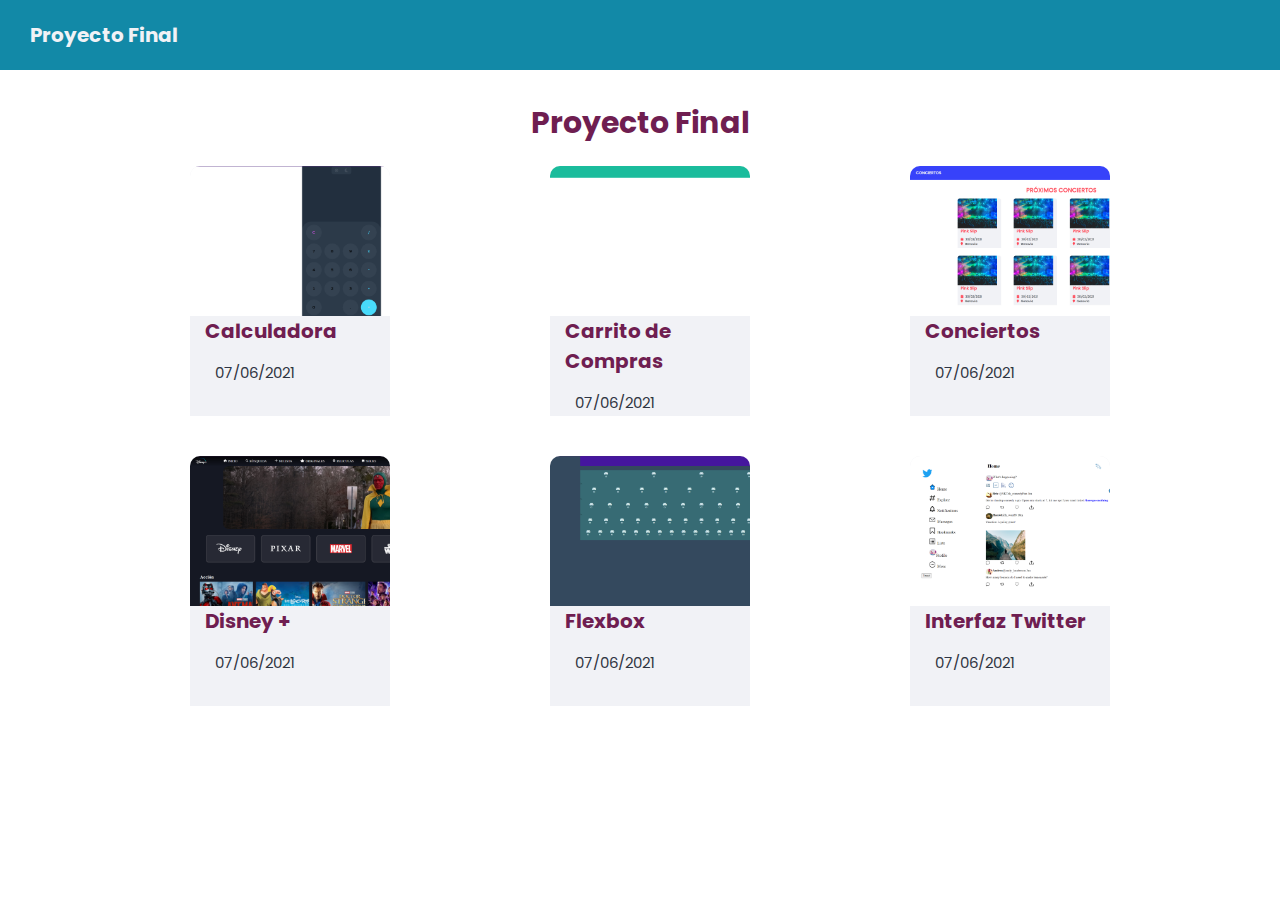
<file: index.html>
<!DOCTYPE html>
<html>
<head>
	<meta charset="utf-8">
	<title>Proyecto Final</title>
	<meta charset="utf-8">
	<meta name="viewport" content="width=device-width, initial-scale=1.0">
	<link rel="stylesheet" type="text/css" href="css/estilos.css">
	<link rel="stylesheet" href="https://use.fontawesome.com/releases/v5.15.3/css/all.css" integrity="sha384-SZXxX4whJ79/gErwcOYf+zWLeJdY/qpuqC4cAa9rOGUstPomtqpuNWT9wdPEn2fk" crossorigin="anonymous">
	<link rel="preconnect" href="https://fonts.gstatic.com">
	<link href="https://fonts.googleapis.com/css2?family=Poppins:wght@100;200;500&display=swap" rel="stylesheet">
</head>
<body>
	<header>
		<h6>Proyecto Final</h6>
		<i class="fas fa-bars menu"></i>
	</header>
	<h1>Proyecto Final</h1>
	<div class="contenedor">
		<div class="ficha">
			<div class="imgficha">
				<img src="img/calculadora.png">
			</div>
			<div class="info">
				<a href="Calculadora/index.html"><h3>Calculadora</h3></a>
				<p><i class="fas fa-calendar"></i>07/06/2021</p>
			</div>
		</div>
		<div class="ficha">
			<div class="imgficha">
				<img src="img/carritoc.png">
			</div>
			<div class="info">
				<a href="CarritoDeCompras/index.html"><h3>Carrito de Compras</h3></a>
				<p><i class="fas fa-calendar"></i>07/06/2021</p>
			</div>
		</div>
		<div class="ficha">
			<div class="imgficha">
				<img src="img/conciertos.png">
			</div>
			<div class="info">
				<a href="Conciertos/index.html"><h3>Conciertos</h3></a>
				<p><i class="fas fa-calendar"></i>07/06/2021</p>
			</div>
		</div>
	</div>
	<div class="contenedor">
		<div class="ficha">
			<div class="imgficha">
				<img src="img/disney.png">
			</div>
			<div class="info">
				<a href="disney+/index.html"><h3>Disney +</h3></a>
				<p><i class="fas fa-calendar"></i>07/06/2021</p>
			</div>
		</div>
		<div class="ficha">
			<div class="imgficha">
				<img src="img/flexbox.png">
			</div>
			<div class="info">
				<a href="Flexbox/index.html"><h3>Flexbox</h3></a>
				<p><i class="fas fa-calendar"></i>07/06/2021</p>
			</div>
		</div>
		<div class="ficha">
			<div class="imgficha">
				<img src="img/twitter.png">
			</div>
			<div class="info">
				<a href="InterfazTW/index.html"><h3>Interfaz Twitter</h3></a>
				<p><i class="fas fa-calendar"></i>07/06/2021</p>
			</div>
		</div>
	</div>
</body>
</html>
</file>
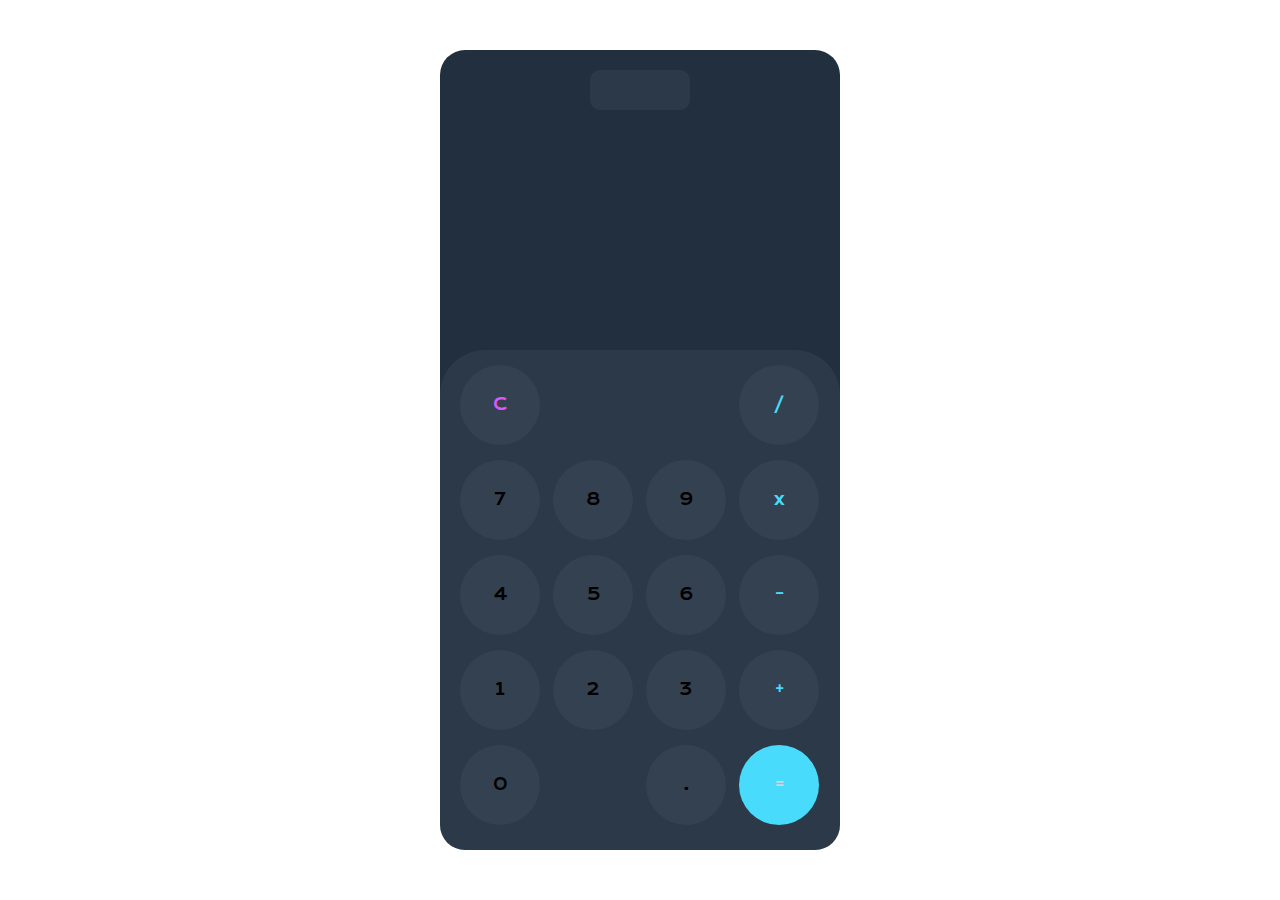
<file: Calculadora/Index.html>
<!DOCTYPE html>
<html>
<head>
	<title>Calculadora</title>
	<link rel="stylesheet" type="text/css" href="estilos.css">
	<meta charset="utf-8">
	<link rel="stylesheet" href="https://use.fontawesome.com/releases/v5.15.3/css/all.css" integrity="sha384-SZXxX4whJ79/gErwcOYf+zWLeJdY/qpuqC4cAa9rOGUstPomtqpuNWT9wdPEn2fk" crossorigin="anonymous">
	<link rel="preconnect" href="https://fonts.gstatic.com">
	<link href="https://fonts.googleapis.com/css2?family=Krona+One&display=swap" rel="stylesheet">
	<script src="funciones.js" async="true"></script>
</head>
<body>
	<div id="calculadora">
		<div id="pantalla">
			<div class="modo">
				<button onclick="claro()"><i id="bc" class="fas fa-sun"></i></button>
				<button onclick="oscuro()"><i id="bo" class="fas fa-moon"></i></button>
			</div>
			<div id="pantalla1"></div>
			<div id="pantalla2"></div>
		</div>

		<div class="botones">
			<div class="boton sinmargen borrar" onclick="borrar()">C</div>
			<div class="boton x"></div>
			<div class="boton x"></div>
			<div class="boton operador" onclick="agregar('/')">/</div>

			<div class="boton sinmargen" onclick="agregar(7)">7</div>
			<div class="boton"onclick="agregar(8)">8</div>
			<div class="boton"onclick="agregar(9)">9</div>
			<div class="boton operador" onclick="agregar('*')">x</div>

			<div class="boton sinmargen" onclick="agregar(4)">4</div>
			<div class="boton"onclick="agregar(5)">5</div>
			<div class="boton"onclick="agregar(6)">6</div>
			<div class="boton operador" onclick="agregar('-')">-</div>

			<div class="boton sinmargen" onclick="agregar(1)">1</div>
			<div class="boton"onclick="agregar(2)">2</div>
			<div class="boton"onclick="agregar(3)">3</div>
			<div class="boton operador" onclick="agregar('+')">+</div>

			<div class="boton sinmargen" onclick="agregar(0)">0</div>
			<div class="boton x"></div>
			<div class="boton"onclick="agregar('.')">.</div>
			<div class="boton" id="igual" onclick="resultado()">=</div>
		</div>
	</div>
</body>
</html>
</file>
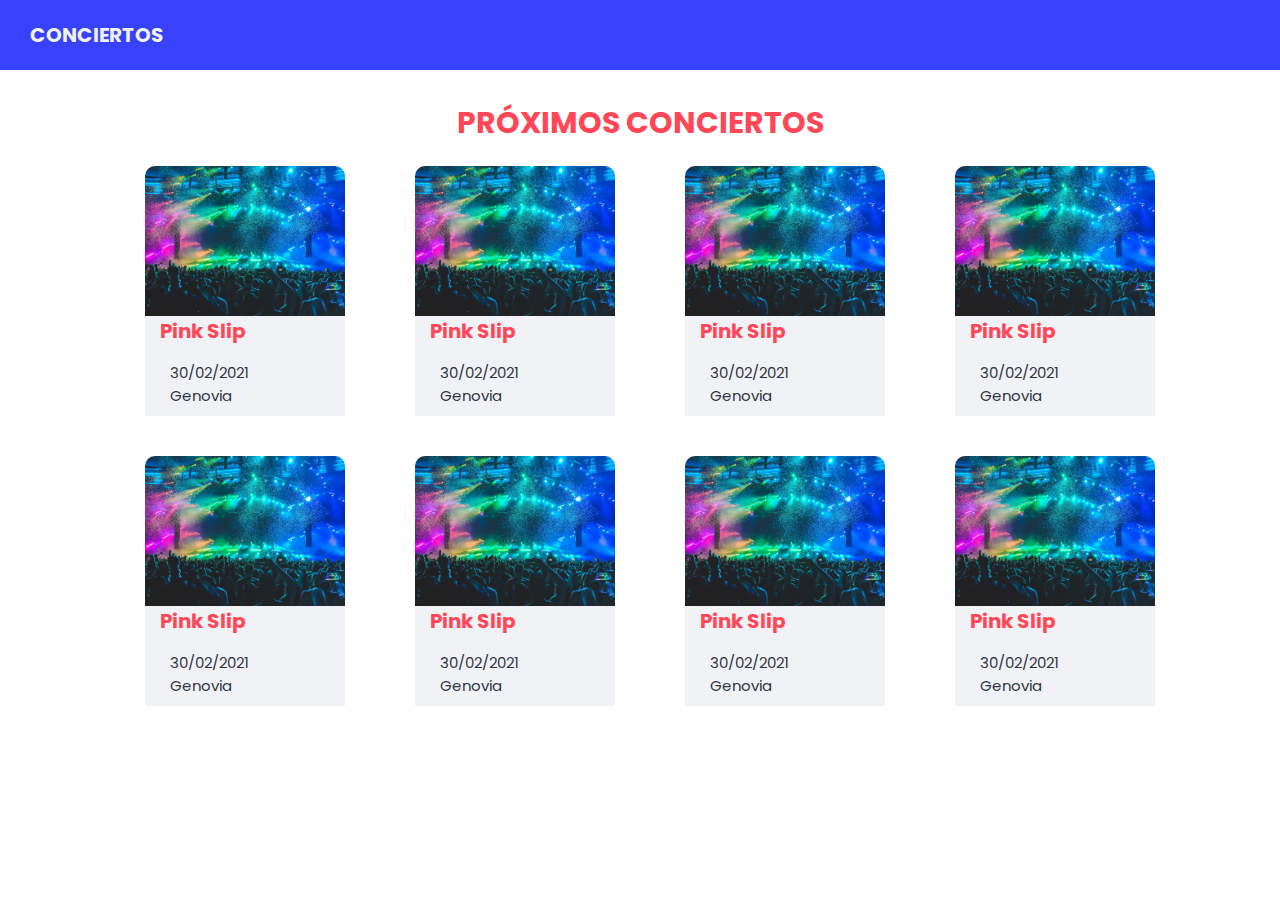
<file: Conciertos/index.html>
<!DOCTYPE html>
<html>
<head>
	<title>PRÓXIMOS</title>
	<meta charset="utf-8">
	<meta name="viewport" content="width=device-width, initial-scale=1.0">
	<link rel="stylesheet" type="text/css" href="css/estilos.css">
	<link rel="stylesheet" href="https://use.fontawesome.com/releases/v5.15.3/css/all.css" integrity="sha384-SZXxX4whJ79/gErwcOYf+zWLeJdY/qpuqC4cAa9rOGUstPomtqpuNWT9wdPEn2fk" crossorigin="anonymous">
	<link rel="preconnect" href="https://fonts.gstatic.com">
	<link href="https://fonts.googleapis.com/css2?family=Poppins:wght@100;200;500&display=swap" rel="stylesheet">
</head>
<body>
	<header>
		<h6>CONCIERTOS</h6>
		<i class="fas fa-bars menu"></i>
		<div class="menu-lado">
			<div><a href="index.html">Próximos</a></div>
			<div><a href="ciudades.html">Ciudades</a></div>
			<div><a href="bandas.html">Bandas</a></div>
		</div>
		<ul>
			<li class="actual"><a href="index.html">Próximos</a></li>
			<li><a href="ciudades.html">Ciudades</a></li>
			<li><a href="bandas.html">Bandas</a></li>
		</ul>
	</header>
	<h1>PRÓXIMOS CONCIERTOS</h1>
	<div class="contenedor">
		<div class="ficha">
			<div class="imgficha">
				<img src="img/p1.jpeg">
			</div>
			<div class="info">
				<h3>Pink Slip</h3>
				<p><i class="fas fa-calendar"></i>30/02/2021</p>
				<p><i class="fas fa-map-marker"></i>Genovia</p>
			</div>
		</div>
		<div class="ficha">
			<div class="imgficha">
				<img src="img/p1.jpeg">
			</div>
			<div class="info">
				<h3>Pink Slip</h3>
				<p><i class="fas fa-calendar"></i>30/02/2021</p>
				<p><i class="fas fa-map-marker"></i>Genovia</p>
			</div>
		</div>
		<div class="ficha">
			<div class="imgficha">
				<img src="img/p1.jpeg">
			</div>
			<div class="info">
				<h3>Pink Slip</h3>
				<p><i class="fas fa-calendar"></i>30/02/2021</p>
				<p><i class="fas fa-map-marker"></i>Genovia</p>
			</div>
		</div>
		<div class="ficha">
			<div class="imgficha">
				<img src="img/p1.jpeg">
			</div>
			<div class="info">
				<h3>Pink Slip</h3>
				<p><i class="fas fa-calendar"></i>30/02/2021</p>
				<p><i class="fas fa-map-marker"></i>Genovia</p>
			</div>
		</div>
	</div>
	<div class="contenedor">
		<div class="ficha">
			<div class="imgficha">
				<img src="img/p1.jpeg">
			</div>
			<div class="info">
				<h3>Pink Slip</h3>
				<p><i class="fas fa-calendar"></i>30/02/2021</p>
				<p><i class="fas fa-map-marker"></i>Genovia</p>
			</div>
		</div>
		<div class="ficha">
			<div class="imgficha">
				<img src="img/p1.jpeg">
			</div>
			<div class="info">
				<h3>Pink Slip</h3>
				<p><i class="fas fa-calendar"></i>30/02/2021</p>
				<p><i class="fas fa-map-marker"></i>Genovia</p>
			</div>
		</div>
		<div class="ficha">
			<div class="imgficha">
				<img src="img/p1.jpeg">
			</div>
			<div class="info">
				<h3>Pink Slip</h3>
				<p><i class="fas fa-calendar"></i>30/02/2021</p>
				<p><i class="fas fa-map-marker"></i>Genovia</p>
			</div>
		</div>
		<div class="ficha">
			<div class="imgficha">
				<img src="img/p1.jpeg">
			</div>
			<div class="info">
				<h3>Pink Slip</h3>
				<p><i class="fas fa-calendar"></i>30/02/2021</p>
				<p><i class="fas fa-map-marker"></i>Genovia</p>
			</div>
		</div>
	</div>
</body>
</html>
</file>
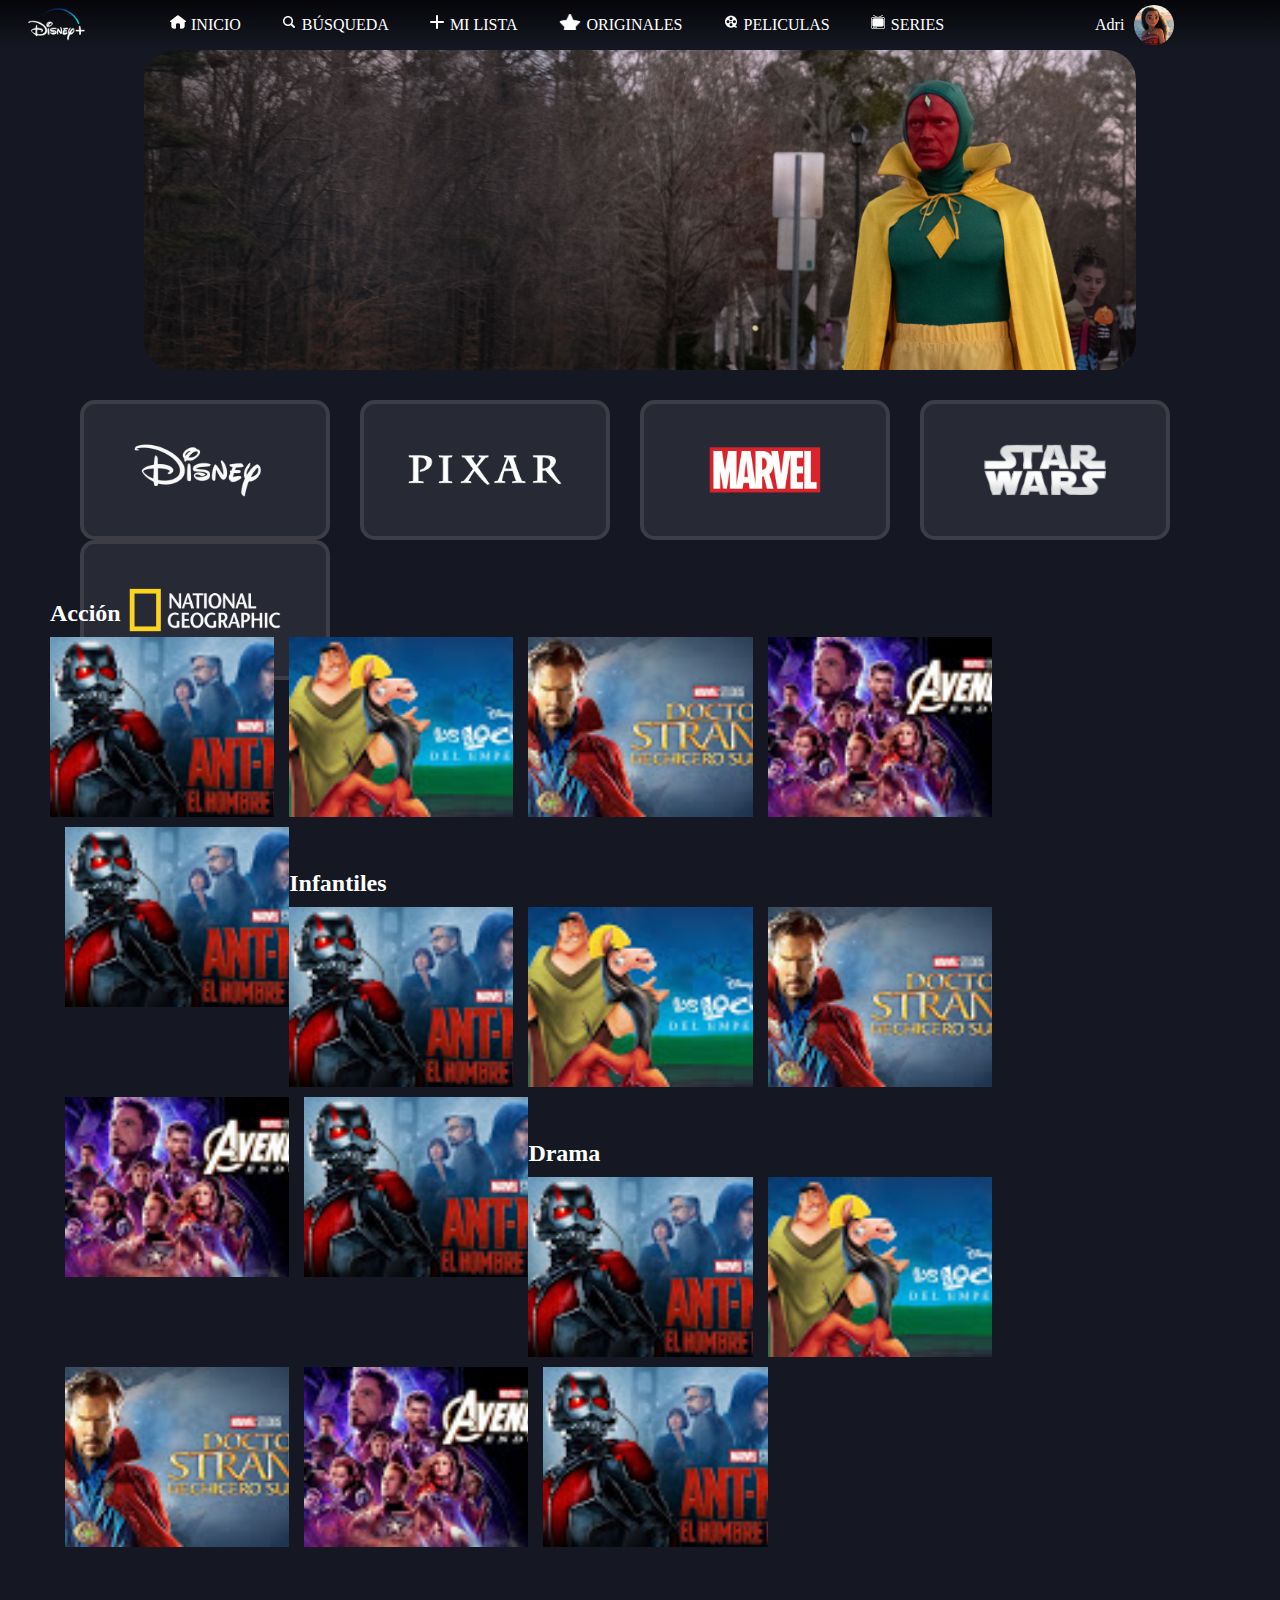
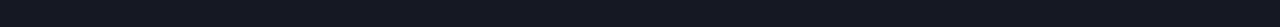
<file: disney+/index.html>
<!DOCTYPE html>
<html>
<head>
	<title>DISNEY</title>
	<link rel="stylesheet" type="text/css" href="css/estilos.css">
</head>
<body>
	<header>
		<div id="logo">
			<img src="imagenes/logo.png">
		</div>
		<nav>
			<ul>
				<li><img src="imagenes/h.png">inicio</li>
				<li><img src="imagenes/b.png">búsqueda</li>
				<li><img src="imagenes/m.png">mi lista</li>
				<li><img src="imagenes/e.png">originales</li>
				<li><img src="imagenes/p.png">peliculas</li>
				<li><img src="imagenes/t.png">series</li>
			</ul>
		</nav>
		<div id="usuario"> <!-- id = elementos unico -->
			<p>Adri</p>
			<div id="usuario-img">
				<img src="imagenes/pp.jpg">
			</div>		
		</div>
	</header>

	<section>
		<article>
			<img src="imagenes/s2.jpeg">
		</article>
		<aside>
			<div class="temas"><img src="imagenes/d-logo.png"></div> <!-- class = elementos que se repite o se parecen -->
			<div class="temas"><img src="imagenes/pixar.png"></div>
			<div class="temas"><img src="imagenes/marvel.png"></div>
			<div class="temas"><img src="imagenes/sw.png"></div>
			<div class="temas"><img src="imagenes/ng.png"></div>
		</aside>
		<div id="contenido">
			<div class="contenido-dividido">
				<h3>Acción</h3>
				<div class="peliculas primero"><img src="imagenes/d1.jpg"></div>
				<div class="peliculas"><img src="imagenes/d2.jpg"></div>
				<div class="peliculas"><img src="imagenes/d3.jpg"></div>
				<div class="peliculas"><img src="imagenes/d4.jpg"></div>
				<div class="peliculas"><img src="imagenes/d1.jpg"></div>
			</div>
			<div class="contenido-dividido">
				<h3>Infantiles</h3>
				<div class="peliculas primero"><img src="imagenes/d1.jpg"></div>
				<div class="peliculas"><img src="imagenes/d2.jpg"></div>
				<div class="peliculas"><img src="imagenes/d3.jpg"></div>
				<div class="peliculas"><img src="imagenes/d4.jpg"></div>
				<div class="peliculas"><img src="imagenes/d1.jpg"></div>
			</div>
			<div class="contenido-dividido">
				<h3>Drama</h3>
				<div class="peliculas primero"><img src="imagenes/d1.jpg"></div>
				<div class="peliculas"><img src="imagenes/d2.jpg"></div>
				<div class="peliculas"><img src="imagenes/d3.jpg"></div>
				<div class="peliculas"><img src="imagenes/d4.jpg"></div>
				<div class="peliculas"><img src="imagenes/d1.jpg"></div>
			</div>
		</div>
	</section>
</body>
</html>
</file>
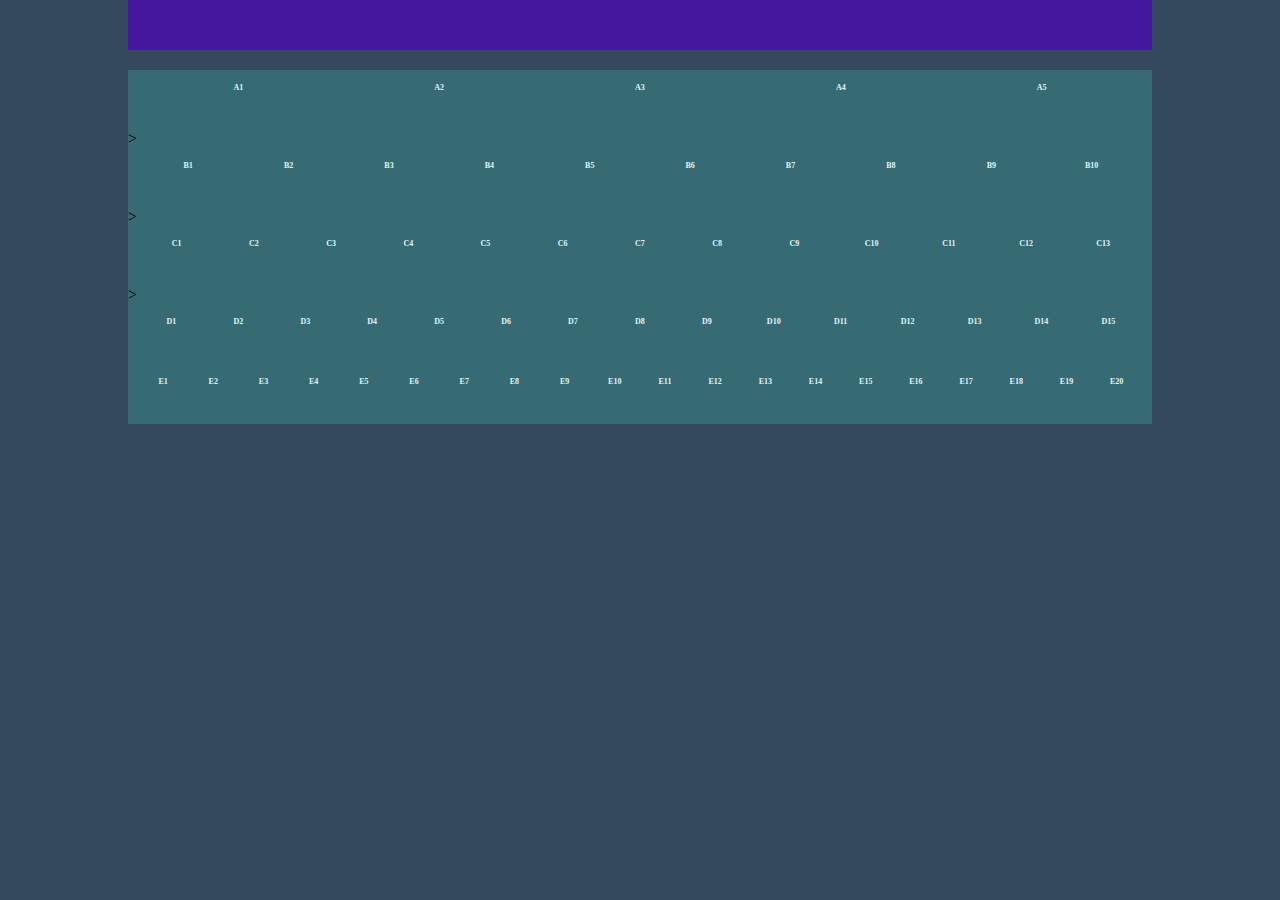
<file: Flexbox/index.html>
<!DOCTYPE html>
<html>
<head>
    <meta charset="UTF-8">
    <meta http-equiv="X-UA-Compatible" content="IE=edge">
    <title>FlexBox</title>
    <link rel="stylesheet" type="text/css" href="estilos/estilos.css">
    <link rel="stylesheet" href="https://use.fontawesome.com/releases/v5.8.1/css/all.css" integrity="sha384-50oBUHEmvpQ+1lW4y57PTFmhCaXp0ML5d60M1M7uH2+nqUivzIebhndOJK28anvf" crossorigin="anonymous">
</head>
<body>
    <div class="pantalla"></div>
    <div class="contenedor">
        <div class="fila">
            <div class="asiento">
                <i class="fas fa-couch"></i> 
                <h4>A1</h4>
            </div>
            <div class="asiento">
                <i class="fas fa-couch"></i>
                <h4>A2</h4>
            </div>
            <div class="asiento">
                <i class="fas fa-couch"></i>
                <h4>A3</h4>
            </div>
            <div class="asiento">
                <i class="fas fa-couch"></i>
                <h4>A4</h4>
            </div>
            <div class="asiento">
                <i class="fas fa-couch"></i>
                <h4>A5</h4>
            </div>
        </div>>

        <div class="fila">
            <div class="asiento">
                <i class="fas fa-couch"></i>
                <h4>B1</h4>
            </div>
            <div class="asiento">
                <i class="fas fa-couch"></i>
                <h4>B2</h4>
            </div>
            <div class="asiento">
                <i class="fas fa-couch"></i>
                <h4>B3</h4>
            </div>
            <div class="asiento">
                <i class="fas fa-couch"></i>
                <h4>B4</h4>
            </div>
            <div class="asiento">
                <i class="fas fa-couch"></i>
                <h4>B5</h4>
            </div>
            <div class="asiento">
                <i class="fas fa-couch"></i>
                <h4>B6</h4>
            </div>
            <div class="asiento">
                <i class="fas fa-couch"></i>
                <h4>B7</h4>
            </div>
            <div class="asiento">
                <i class="fas fa-couch"></i>
                <h4>B8</h4>
            </div>
            <div class="asiento">
                <i class="fas fa-couch"></i>
                <h4>B9</h4>
            </div>
            <div class="asiento">
                <i class="fas fa-couch"></i>
                <h4>B10</h4>
            </div>
        </div>>

        <div class="fila">
            <div class="asiento">
                <i class="fas fa-couch"></i>
                <h4>C1</h4>
            </div>
            <div class="asiento">
                <i class="fas fa-couch"></i>
                <h4>C2</h4>
            </div>
            <div class="asiento">
                <i class="fas fa-couch"></i>
                <h4>C3</h4>
            </div>
            <div class="asiento">
                <i class="fas fa-couch"></i>
                <h4>C4</h4>
            </div>
            <div class="asiento">
                <i class="fas fa-couch"></i> 
                <h4>C5</h4>
            </div>
            <div class="asiento">
                <i class="fas fa-couch"></i>
                <h4>C6</h4>
            </div>
            <div class="asiento">
                <i class="fas fa-couch"></i>
                <h4>C7</h4>
            </div>
            <div class="asiento">
                <i class="fas fa-couch"></i>
                <h4>C8</h4>
            </div>
            <div class="asiento">
                <i class="fas fa-couch"></i>
                <h4>C9</h4>
            </div>
            <div class="asiento">
                <i class="fas fa-couch"></i> 
                <h4>C10</h4>
            </div>
            <div class="asiento">
                <i class="fas fa-couch"></i>
                <h4>C11</h4>
            </div>
            <div class="asiento">
                <i class="fas fa-couch"></i>
                <h4>C12</h4>
            </div>
            <div class="asiento">
                <i class="fas fa-couch"></i> 
                <h4>C13</h4>
            </div>
        </div>>

        <div class="fila">
            <div class="asiento">
                <i class="fas fa-couch"></i>
                <h4>D1</h4>
            </div>
            <div class="asiento">
                <i class="fas fa-couch"></i>
                <h4>D2</h4>
            </div>
            <div class="asiento">
                <i class="fas fa-couch"></i>
                <h4>D3</h4>
            </div>
            <div class="asiento">
                <i class="fas fa-couch"></i>
                <h4>D4</h4>
            </div>
            <div class="asiento">
                <i class="fas fa-couch"></i>
                <h4>D5</h4>
            </div>
            <div class="asiento">
                <i class="fas fa-couch"></i>
                <h4>D6</h4>
            </div>
            <div class="asiento">
                <i class="fas fa-couch"></i>
                <h4>D7</h4>
            </div>
            <div class="asiento">
                <i class="fas fa-couch"></i>
                <h4>D8</h4>
            </div>
            <div class="asiento">
                <i class="fas fa-couch"></i>
                <h4>D9</h4>
            </div>
            <div class="asiento">
                <i class="fas fa-couch"></i>
                <h4>D10</h4>
            </div>
            <div class="asiento">
                <i class="fas fa-couch"></i>
                <h4>D11</h4>
            </div>
            <div class="asiento">
                <i class="fas fa-couch"></i>
                <h4>D12</h4>
            </div>
            <div class="asiento">
                <i class="fas fa-couch"></i>
                <h4>D13</h4>
            </div>
            <div class="asiento">
                <i class="fas fa-couch"></i>
                <h4>D14</h4>
            </div>
            <div class="asiento">
                <i class="fas fa-couch"></i>
                <h4>D15</h4>
            </div>
        </div>
        <div class="fila">
            <div class="asiento">
                <i class="fas fa-couch"></i> 
                <h4>E1</h4>
            </div>
            <div class="asiento">
                <i class="fas fa-couch"></i>
                <h4>E2</h4>
            </div>
            <div class="asiento">
                <i class="fas fa-couch"></i>
                <h4>E3</h4>
            </div>
            <div class="asiento">
                <i class="fas fa-couch"></i>
                <h4>E4</h4>
            </div>
            <div class="asiento">
                <i class="fas fa-couch"></i>
                <h4>E5</h4>
            </div>
            <div class="asiento">
                <i class="fas fa-couch"></i> 
                <h4>E6</h4>
            </div>
            <div class="asiento">
                <i class="fas fa-couch"></i>
                <h4>E7</h4>
            </div>
            <div class="asiento">
                <i class="fas fa-couch"></i>
                <h4>E8</h4>
            </div>
            <div class="asiento">
                <i class="fas fa-couch"></i>
                <h4>E9</h4>
            </div>
            <div class="asiento">
                <i class="fas fa-couch"></i>
                <h4>E10</h4>
            </div><div class="asiento">
                <i class="fas fa-couch"></i> 
                <h4>E11</h4>
            </div>
            <div class="asiento">
                <i class="fas fa-couch"></i>
                <h4>E12</h4>
            </div>
            <div class="asiento">
                <i class="fas fa-couch"></i>
                <h4>E13</h4>
            </div>
            <div class="asiento">
                <i class="fas fa-couch"></i>
                <h4>E14</h4>
            </div>
            <div class="asiento">
                <i class="fas fa-couch"></i>
                <h4>E15</h4>
            </div><div class="asiento">
                <i class="fas fa-couch"></i> 
                <h4>E16</h4>
            </div>
            <div class="asiento">
                <i class="fas fa-couch"></i>
                <h4>E17</h4>
            </div>
            <div class="asiento">
                <i class="fas fa-couch"></i>
                <h4>E18</h4>
            </div>
            <div class="asiento">
                <i class="fas fa-couch"></i>
                <h4>E19</h4>
            </div>
            <div class="asiento">
                <i class="fas fa-couch"></i>
                <h4>E20</h4>
            </div>
        </div>
    </div>
</body>
</html>
</file>
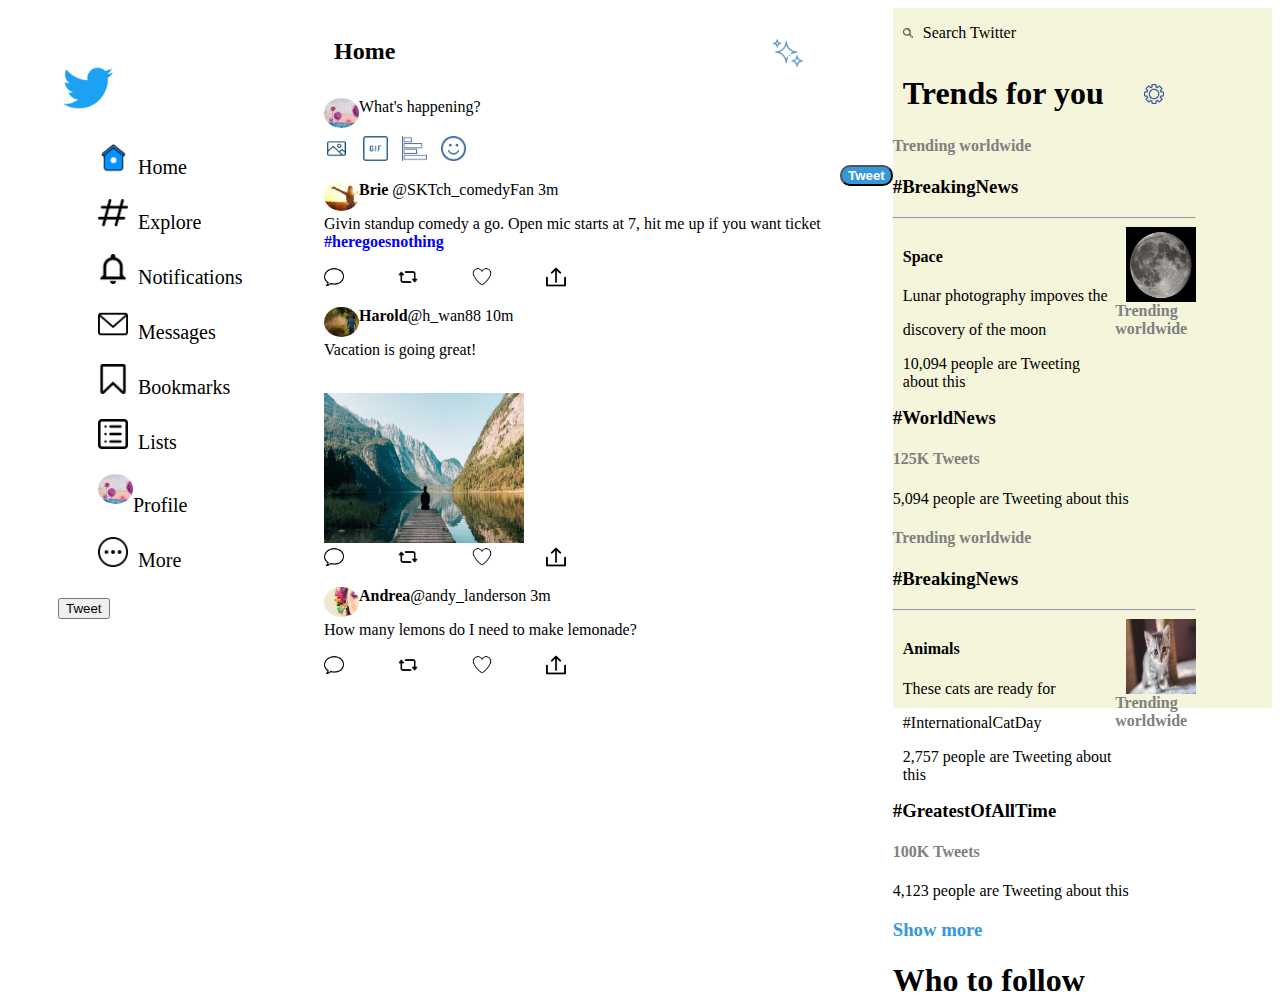
<file: InterfazTW/index.html>
<!DOCTYPE html>
<html>
<head>
	<title>Twitter</title>
	<meta charset="utf-8">
	<link rel="stylesheet" type="text/css" href="css/estilos.css">
</head>
<body>
	<header>
		<div id="logo">
			<img src="img/inicio.png">
		</div>
		<nav id="Opciones">
			<ul>
				<li><img src="img/home.png">Home</li>
				<li><img src="img/hs.png">Explore</li>
				<li><img src="img/campana.png">Notifications</li>
				<li><img src="img/carta.png">Messages</li>
				<li><img src="img/guardar.png">Bookmarks</li>
				<li><img src="img/list.png">Lists</li>
				<li><div class="Usuario"><img src="img/imgperfil.jpg"></div></li>
				<li>Profile</li>
				<li><img src="img/more.png">More</li>
			</ul>
		</nav>
		<button>Tweet</button>
	</header>

	<section id="Inicio">	
		<h2>Home<img src="img/estrellas.png"></h2>
		<aside>
			<div class="publicaciones-tu">
				<p><div class="Usuario"><img src="img/imgperfil.jpg"></div> What's  happening?</p>
				<div class="reacciones-tu">
					<img src="img/image.png">
					<img src="img/gif.png">
					<img src="img/barrasa.png">
					<img src="img/cfeliz.png">
				</div>
				<button><b>Tweet</b></button>
			</div>
			<div class="publicaciones">
				<p><div class="Usuario"><img src="img/imgperfil2.jpg"></div><b>Brie </b>@SKTch_comedyFan 3m</p>
				<p>Givin standup comedy a go. Open mic starts at 7, hit me up if you want ticket <b>#heregoesnothing</b></p>

				<div class="Reacciones">
					<img src="img/coment.png">
					<img src="img/retweet.png">
					<img src="img/like.png">
					<img src="img/subir.png">
				</div>
			</div>
			<div class="publicaciones">
				<p><div class="Usuario"><img src="img/imgperfil3.jpg"></div><b>Harold</b>@h_wan88 10m</p>
				<p>Vacation is going great!</p>
				<br>
				<div id="publimagen"><img src="img/imgpublic.jpg"></div>
				<div class="Reacciones">
					<img src="img/coment.png">
					<img src="img/retweet.png">
					<img src="img/like.png">
					<img src="img/subir.png">
				</div>
			</div>
			<div class="publicaciones">
				<p><div class="Usuario"><img src="img/imgperfil4.jpg"></div><b>Andrea</b>@andy_landerson 3m</p>
				<p>How many lemons do I need to make lemonade?</p>
				<div class="Reacciones">
					<img src="img/coment.png">
					<img src="img/retweet.png">
					<img src="img/like.png">
					<img src="img/subir.png">
				</div>
			</div>
		</aside>
	</section>

	<section id="Intereses">
		<div class="buscar"><p><img src="img/lupa.png">Search Twitter</p></div>
		<div class="parati">
			<h1>Trends for you<img src="img/engranaje.png"></h1>	
		</div>

		<div class="tendencias">
			<h4>Trending worldwide</h4>
			<h3><b>#BreakingNews</b></h3>
			<hr>
			<div class="ver">
			<h4>Space</h4>
			<p>Lunar photography impoves the</p>
			<p> discovery of the moon</p>
			<p>10,094 people are Tweeting about this</p>
			</div>
			<div class="imagenb">
				<img src="img/luna.jpg">
			</div>
		</div>

		<div class="tendencias">
			<h4>Trending worldwide</h4>
			<h3><b>#WorldNews</b></h3>
			<h4>125K Tweets</h4>
			<p>5,094 people are Tweeting about this</p>
		</div>

		<div class="tendencias">
			<h4>Trending worldwide</h4>
			<h3><b>#BreakingNews</b></h3>
			<hr>
			<div class="ver">
			<h4>Animals</h4>
			<p>These cats are ready for</p>
			<p>#InternationalCatDay</p>
			<p>2,757 people are Tweeting about this</p>	
			</div>
			<div class="imagenb">
				<img src="img/gatito.jpg">
			</div>
		</div>
		<div class="tendencias">
			<h4>Trending worldwide</h4>
			<h3><b>#GreatestOfAllTime</b></h3>
			<h4>100K Tweets</h4>
			<p>4,123 people are Tweeting about this</p>
		</div>
		<h3>Show more</h3>
		<h1>Who to follow</h1>
	</section>

</body>
</html>
</file>
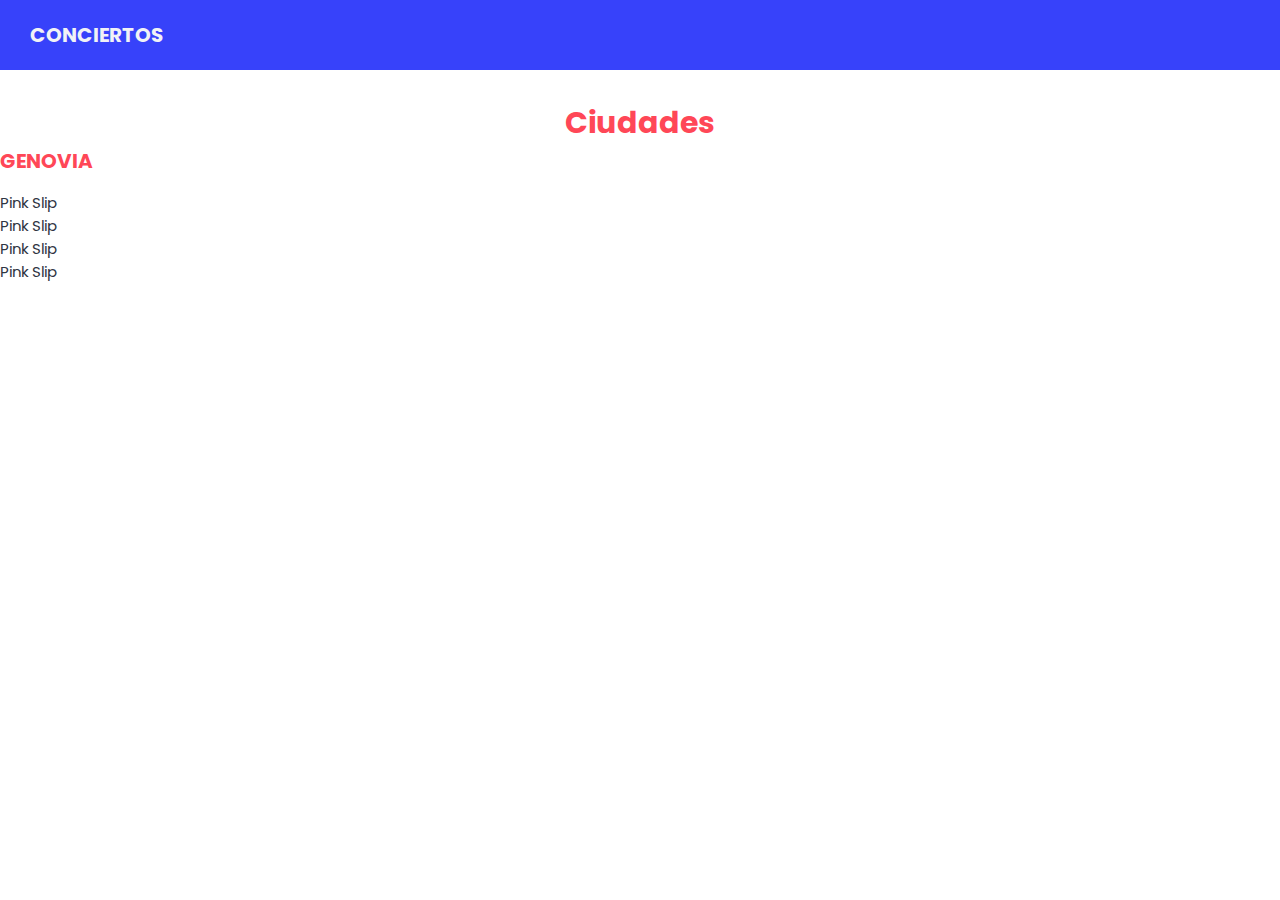
<file: Conciertos/ciudades.html>
<!DOCTYPE html>
<html>
<head>
	<title>PRÓXIMOS</title>
	<meta charset="utf-8">
	<link rel="stylesheet" type="text/css" href="css/estilos.css">
	<link rel="stylesheet" href="https://use.fontawesome.com/releases/v5.15.3/css/all.css" integrity="sha384-SZXxX4whJ79/gErwcOYf+zWLeJdY/qpuqC4cAa9rOGUstPomtqpuNWT9wdPEn2fk" crossorigin="anonymous">
	<link rel="preconnect" href="https://fonts.gstatic.com">
	<link href="https://fonts.googleapis.com/css2?family=Poppins:wght@100;200;500&display=swap" rel="stylesheet">
</head>
<body>
	<header>
		<h6>CONCIERTOS</h6>
		<ul>
			<li><a href="index.html">Próximos</a></li>
			<li><a href="ciudades.html">Ciudades</a></li>
			<li><a href="bandas.html">Bandas</a></li>
		</ul>
	</header>
	<h1>Ciudades</h1>
	<div class="contprincipal">
		<div class="ciudad">
			<h3>GENOVIA</h3>
			<i class="fas fa-chevron-down"></i>
		</div>
		<div class="ciudades">
			<p>Pink Slip</p>
			<p>Pink Slip</p>
			<p>Pink Slip</p>
			<p>Pink Slip</p>
		</div>
	</div>
</body>
</html>
</file>
<file: css/estilos.css>
*{
	margin: 0px;
	padding: 0px;
	font-family: 'Poppins', sans-serif;
}

:root{
	/*COLORES*/
	--verde: #12CBC4;
	--azul: #1289A7;
	--morado: #6F1E51;
	--blanco: #f1f2f6;
	--negro: #2f3542;

	/*TAMAÑO LETRAS*/
	--titulo: 30px;
	--subtitulo: 20px;
	--parrafo: 15px;
}

header{
	background: var(--azul);
	width: 100%;
	height: 70px;
	position: relative;
	float: left;
	line-height: 70px; /*preguntar como funciona*/

}
	h6{
		font-size: var(--subtitulo);
		position: relative;
		float: left;
		color: var(--blanco);
		margin-left: 30px;
	}
		a{
			text-decoration: none; /*Preguntar como funciona*/
			color: var(--blanco);
			transition: .2s all;
		}
		a:hover{ /*preguntar para que sirve*/
			cursor: pointer;
			color: var(--morado);
		}
		.actual{
			text-decoration: underline;
			color: var(--verde);
			font-weight: 500;
		}
	.menu{
		position:relative;
		float: right;
		font-size: var(--subtitulo);
		color: var(--blanco);
		font-weight: 200;
		margin-right: 30px;
		line-height: 70px !important;
		display: none !important; /*oculta el elemento*/
	}
	.menu-lado{
		position: fixed;
		right: -200px; /*lo ocultaremos sacándolo de la vista*/
		top: 70px;
		background: var(--azul);
		height: 100%;
		width: 200px;
		z-index: 1; /*da importancia de lugar hacia enfrente*/
	}
	.menu-lado>div{
		position: relative;
		float: left;
		width: 100%;
		height: 40px;
		padding-left: 10px;
		margin-bottom: 10px;
		line-height: 40px;
	}
h1{
	font-size: var(--titulo);
	color: var(--morado);
	text-align: center;
	margin-top: 30px;
	position: relative;
	float: left;
	width: 100%;
}
.contenedor{
	display: flex;
	justify-content: space-around;
	position: relative;
	float: left;
	width: 100%;
	padding: 20px;	
	box-sizing: border-box;
}
.ficha{
	position: relative;
	float: left;
	width: 200px;
	height: 250px;
	background: var(--blanco);
	border-radius: 10px 10px 0px 0px;
	margin-left: 20px;
	overflow: hidden; /*preguntar para que sirve*/
	transition: .2s all; /*preguntar para que sirve*/
	box-sizing: border-box;
}
.ficha:hover{ /*preguntar para que sirve*/
	cursor: pointer;
	/*box-shadow: 0px 0px 30px 1px var(--verde); preguntar para que sirve*/
	border: 5px solid var(--verde);
}
	.imgficha{
		width: 100%;
		height: 150px; 
		position: relative;
		float: left;
	}
		.imgficha>img{
			height: 100%;
		}
	.info{
		padding-left: 15px;
		box-sizing: border-box;
		position: relative;
		float: left;
	}
	h3{
		font-size: var(--subtitulo);
		color: var(--morado);
		margin-bottom: 15px;
	}
	p{
		font-size: var(--parrafo);
		color: var(--negro);
	}
	p>i{
		color: var(--morado);
		margin-right: 10px;
	}
/*Escritorio*/
@media only screen and (min-width: 960px){
	.ficha{ width: 180px; }
}
@media only screen and (min-width: 1060px){
	.ficha{ width: 200px; }
	.contenedor{ padding-left: 50px; padding-right: 50px; }
}
@media only screen and (min-width: 1260px){
	.contenedor{ padding-left: 100px; padding-right: 100px; }
}
@media only screen and (min-width: 1360px){
	.ficha{ width: 220px; }
	.contenedor{ padding-left: 150px; padding-right: 150px; }
}
@media only screen and (min-width: 1460px){
	.contenedor{ padding-left: 200px; padding-right: 200px; }
}
/*Movil*/
@media only screen and (max-width: 959px){
	.ficha{ width: 100%; }
	.imgficha{ overflow: hidden; }
	.contenedor{ 
		display: block; /*preguntar para que es*/
		padding-left: 40px; 
		padding-right: 40px; }
}
/**********************************/
	header>ul{
		display: none; /*ocultara el menú que esta por defecto*/
	}
	.menu{
		display: block!important;/*mostrará el menú de hamburguesa*/
	}
</file>
<file: Calculadora/estilos.css>
*{
	margin: 0px;
	padding: 0px;
	font-family: 'Krona One', sans-serif;
}

:root{
	--azulClaro: #48dbfb;
	--negro: #222f3e;
	--morado: #e056fd;
	--blanco: #c8d6e5;
	--gris: rgba(87, 101, 116, .2);
}

#calculadora{
	background: var(--negro);
	width: 400px;
	height: 800px;
	position: fixed;
	top: 50%;
	margin-top: -400px;
	left: 50%;
	margin-left: -200px;
	border-radius: 25px;
	overflow: hidden;
}
.claro{
	background: var(--gris) !important;
}
.oscuro{
	background: var(--negro);
}
.tclaro{
	color: var(--negro) !important;
}
.toscuro{
	color: var(--blanco) !important;
}
#pantalla{
	width: 100%;
	height: 300px;
	position: relative;
	float: left;
	text-align: right;
	padding: 0px 25px;
	box-sizing: border-box;
}
	#pantalla1{
	width: 100%;
	position: relative;
	float: left;
	margin-top: 180px;
	color: var(--blanco);
	font-size: 25px;
	}
	#pantalla2{
	width: 100%;
	font-size: 25px;
	color: var(--gris);
	position: relative;
	float: left;
	}	
	.modo{
	position: absolute;
	top: 20px;
	left: 50%;
	margin-left: -50px;
	width: 100px;
	height: 40px;
	background: var(--gris);
	border-radius: 10px;
	}
		.modo>button{
		width: 50%;
		position: relative;
		float: left;
		background: none;
		border: none;
		line-height: 40px;
		font-size: 20px;
		color: rgba(255, 255, 255, .1);
		cursor: pointer;
		}
		.activo{
			color: rgba(255, 255, 255, .1);
		}
.botones{
	width: 100%;
	background: var(--gris);
	height: 500px;
	position: relative;
	float: left;
	border-radius: 45px 45px 0px 0px;
	padding-right: 20px;
	padding-left: 20px;
	box-sizing: border-box;
	cursor: pointer;
}
	.boton{
		position: relative;
		float: left;
		width: 80px;
		height: 80px;
		margin-left: 13px;
		margin-top: 15px;
		border-radius: 50%;
		text-align: center;
		line-height: 80px;
		font-size: 30px
		color: var(--blanco);
		font-weight: 100;
		background: var(--gris);
	}
	.sinmargen{
		margin-left: 0px !important;
	}
	.operador{
		color: var(--azulClaro) !important;
	}
	.borrar{
		color: var(--morado) !important;
	}
	.x
	{

		background: none !important;
	}
	#igual{
		background: var(--azulClaro) !important;
		color: var(--blanco) !important;
		font-weight: 300;
	}
</file>
<file: Conciertos/css/estilos.css>
*{
	margin: 0px;
	padding: 0px;
	font-family: 'Poppins', sans-serif;
}

:root{
	/*COLORES*/
	--verde: #2ed573;
	--azul: #3742fa;
	--rojo: #ff4757;
	--blanco: #f1f2f6;
	--negro: #2f3542;

	/*TAMAÑO LETRAS*/
	--titulo: 30px;
	--subtitulo: 20px;
	--parrafo: 15px;
}

header{
	background: var(--azul);
	width: 100%;
	height: 70px;
	position: relative;
	float: left;
	line-height: 70px; /*preguntar como funciona*/

}
	h6{
		font-size: var(--subtitulo);
		position: relative;
		float: left;
		color: var(--blanco);
		margin-left: 30px;
	}
	ul{
		position: relative;
		float: right;
		list-style: none; /*Quita los puntitos de la lista*/
		margin-right: 30px;
	}
		li{
			position: relative;
			float: left;
			margin-left: 25px;
			font-size: var(--subtitulo);
			font-weight: 200;
		}
		a{
			text-decoration: none; /*Preguntar como funciona*/
			color: var(--blanco);
			transition: .2s all;
		}
		a:hover{ /*preguntar para que sirve*/
			cursor: pointer;
			color: var(--rojo);
		}
		.actual{
			text-decoration: underline;
			color: var(--verde);
			font-weight: 500;
		}
	.menu{
		position:relative;
		float: right;
		font-size: var(--subtitulo);
		color: var(--blanco);
		font-weight: 200;
		margin-right: 30px;
		line-height: 70px !important;
		display: none !important; /*oculta el elemento*/
	}
	.menu-lado{
		position: fixed;
		right: -200px; /*lo ocultaremos sacándolo de la vista*/
		top: 70px;
		background: var(--azul);
		height: 100%;
		width: 200px;
		z-index: 1; /*da importancia de lugar hacia enfrente*/
	}
	.menu-lado>div{
		position: relative;
		float: left;
		width: 100%;
		height: 40px;
		padding-left: 10px;
		margin-bottom: 10px;
		line-height: 40px;
	}
h1{
	font-size: var(--titulo);
	color: var(--rojo);
	text-align: center;
	margin-top: 30px;
	position: relative;
	float: left;
	width: 100%;
}
.contenedor{
	display: flex;
	justify-content: space-around;
	position: relative;
	float: left;
	width: 100%;
	padding: 20px;	
	box-sizing: border-box;
}
.ficha{
	position: relative;
	float: left;
	width: 200px;
	height: 250px;
	background: var(--blanco);
	border-radius: 10px 10px 0px 0px;
	margin-left: 20px;
	overflow: hidden; /*preguntar para que sirve*/
	transition: .2s all; /*preguntar para que sirve*/
	box-sizing: border-box;
}
.ficha:hover{ /*preguntar para que sirve*/
	cursor: pointer;
	/*box-shadow: 0px 0px 30px 1px var(--verde); preguntar para que sirve*/
	border: 5px solid var(--verde);
}
	.imgficha{
		width: 100%;
		height: 150px; 
		position: relative;
		float: left;
	}
		.imgficha>img{
			height: 100%;
		}
	.info{
		padding-left: 15px;
		box-sizing: border-box;
		position: relative;
		float: left;
	}
	h3{
		font-size: var(--subtitulo);
		color: var(--rojo);
		margin-bottom: 15px;
	}
	p{
		font-size: var(--parrafo);
		color: var(--negro);
	}
	p>i{
		color: var(--rojo);
		margin-right: 10px;
	}
/*Escritorio*/
@media only screen and (min-width: 960px){
	.ficha{ width: 180px; }
}
@media only screen and (min-width: 1060px){
	.ficha{ width: 200px; }
	.contenedor{ padding-left: 50px; padding-right: 50px; }
}
@media only screen and (min-width: 1260px){
	.contenedor{ padding-left: 100px; padding-right: 100px; }
}
@media only screen and (min-width: 1360px){
	.ficha{ width: 220px; }
	.contenedor{ padding-left: 150px; padding-right: 150px; }
}
@media only screen and (min-width: 1460px){
	.contenedor{ padding-left: 200px; padding-right: 200px; }
}
/*Movil*/
@media only screen and (max-width: 959px){
	.ficha{ width: 100%; }
	.imgficha{ overflow: hidden; }
	.contenedor{ 
		display: block; /*preguntar para que es*/
		padding-left: 40px; 
		padding-right: 40px; }
}
/**********************************/
	header>ul{
		display: none; /*ocultara el menú que esta por defecto*/
	}
	.menu{
		display: block!important;/*mostrará el menú de hamburguesa*/
	}
</file>
<file: Flexbox/estilos/estilos.css>
*{
    margin: 0px;
    padding: 0px;
}
html{
    background-color: #34495e;
}
.pantalla{
    width: 80%;
    height: 50px;
    position: fixed;
    top: 0px;
    margin-left: 10%; 
    background-color: #45169e;
}
.contenedor{
    position: fixed;
    top: 50px;
    width: 80%;
    margin-left: 10%;
    margin-top: 20px;
    background-color: #376b74;
}
    .fila{
        width: 100%;
        height: 60px;
        display: flex;
        padding: 10px;
        box-sizing: border-box;
        justify-content: space-around;
    }
    .asiento{
        width: 50px;
        height: 100%;
        color: #e1f5f7;
        text-align: center;
        line-height: 15px;
        cursor: pointer;
        transition: .2s all;
    }
        .asiento>i{
            font-size: 1em;
        }
        .asiento>h4{
           font-size: .5em; 
        }
    .asiento:hover{
        color: #ffba81;
    }
</file>
<file: InterfazTW/css/estilos.css>
{
	margin:0px; /*margen hacia afuera*/
	padding:0px; /*margen hacia adentro*/
}

header{
	width: 25%; /*ancho de un elemento*/
	height: 700px; /*altura de un elemento*/ 
	position: relative;
	float: left;
	padding: 50px;
	box-sizing: border-box;
	/*background-color: blue;*/
	}
	#logo{
		width: 100%;
		height: 50px;
		padding: 5px;
		/*background-color: pink;*/
	}
		#logo>img{
			height:100%;
		}
	nav{
		width: calc(100%-350px);
	}
	ul{
		height: 100%;
		list-style:none;
	}
	li{
		position:relative;
		box-sizing: border-box;
		font-size: 20px;
		padding: 10px 0px;
	}
	li>img{
		height: 30px;
		padding-right: 10px;
	}
	.Usuario{
		width: 35px;
		height: 30px;
		padding-top: 0px;
		border-radius: 50%;
		position: relative;
		float: left;
		background-color: red;
		overflow: hidden; 
		text-align: center;
	}
	.Usuario>img{
		width: 150%;
	}

#Inicio{
	width: 45%;
	height: 700px;
	position:relative;
	float: left;
	box-sizing: border-box;
	/*background-color: yellow;*/
}
	#Inicio>h2{
		width: 100%;
		height: 30px;
		position: relative;
		float: left;
		padding: 10px 10px;
		/*background-color: green;*/
	}
	h2>img{
		height: 30px;
		position: relative;
		float: right;
		padding-right: 100px;
		/*background-color: black;*/
	}
	#Inicio>.publicaciones-tu{
		width: 100%;
		height: 100px;
		position: relative;
		float: left;
		padding: 10px 10px;
		/*background-color: purple;*/
	}
		.publicaciones-tu>img>p{
			height: 35px;
		}
		.publicaciones-tu>p{
			font-size: 20px;
		}
		#Inicio>.reacciones-tu{
			padding: 30px 20px;
			height: 40px;
		}
		.reacciones-tu>img{
			width: 25px;
			padding-right: 10px;
		}
		.publicaciones-tu>button{
			position: relative;
			float: right;
			background-color: #3498db;
			border-radius: 10px;
		}
		.publicaciones-tu>button>b{
			color: white;
		}
	.Reacciones>img{
		padding-right: 50px;
		height: 20px;
	}
	#publimagen>img{
		width: 200px;
		height: 150px;
	}
	.publicaciones>p>b{
		color: blue;
	}

#Intereses{
	width: 30%;
	height: 700px;
	position:relative;
	float: left;
	box-sizing: border-box;
	background-color: beige;
}
	.buscar{
		height: 30px;
		width: 100%;
	}
	.buscar>p{
		position: relative;
		text-align: left;
		padding-left: 10px;
	}
	.buscar>p>img{
		width: 10px;
		height: 10px;
		padding-right: 10px;
	}

	.parati{
		height: 40px;
		width: 100%;
	}
	.parati>h1{
		position: relative;
		text-align: left;
		padding-left: 10px;
	}
	.parati>h1>img{
		width: 20px;
		height: 20px;
		padding-left: 40px;
	}

	#Intereses>.tendencias{
		width: 80%;
	}
	#Intereses>.tendencias>h4{
		color: gray;
	}
	#Intereses>.tendencias>h3{
		color: black;
	}
		#Intereses>.tendencias>.ver{
			width: 70%;
			position: relative;
			float: left;
			padding-left: 10px;
			border-radius: 10px;
		}

		.imagenb>img{
			width: 70px;
			height: 75px;
			position: relative;
			float: right;
			
		}
#Intereses>h3{
	color: #3498db;
}
#Intereses>h1{
 color: black;
}
</file>
<file: disney+/css/estilos.css>
/*RESETEANDO LOS ESTILOS*/
*{
	margin: 0px; /* margen hacia afuera */
	padding: 0px; /* margen hacia adentro */
}

header{
	width:100%; /*ancho de un elemento*/
	height: 50px; /*altura de un elemento*/
	background: linear-gradient(#060609,#151823); /*color de fondo, con propiedad de degradado (1.primer color,2.segundo color)*/
	position: relative; /* se basa en el navegador y en los demás elementos*/
	float: left;
}
	#logo,nav,#usuario{
		position: relative; /* Se basa en el navegador*/
		float: left;
		height: 100%;
	}	
	#logo{
		width: 150px;
		padding: 7px 25px; /*1. separacion arriba y abajo 2. separacion derecha izquierda*/
		box-sizing: border-box; /*mantiene el tamaño original*/
		cursor: pointer;
	}
		#logo>img{
			height: 100%;
		}
	nav{
		width: calc(100% - 350px);
	}
		ul{
			height: 100%;
			list-style:none; /*se quitan los puntitos que aparecen en la lista*/
		}
		li{
			position:relative;
			float:left;
			padding-left: 20px;
			padding-right: 20px;
			box-sizing: border-box;;
			height: 100%;
			line-height: 50px; /*especificar el lugar de texto en lo vertical*/
			color: white; /*cambiando el color del texto a blanco*/
			text-transform: uppercase; /*transformando el texto a mayusculas*/
			font-size: 16px;
			cursor: pointer;/*cambio de cursor*/
		}
		li>img{
			height: 16px;
			filter: invert(100%); /*cambia el color de nuestra imagen*/
			margin-right: 5px;
		}
	#usuario{
		width:200px;
		padding: 5px 15px;
		box-sizing: border-box;
	}
		p{
			color:white;
			font-size: 16px;
			position: relative;
			float: left;
			line-height: 40px;
			margin-right: 10px;
		}
		#usuario-img{
			height: 100%;
			width: 40px;
			border-radius: 50%;
			position: relative;
			float: left;
			background-color: yellow;
			overflow: hidden; /*para esconder lo que sobresalga de la imagen*/
		}
		#usuario-img>img{
			height: 100%;
		}

section{
	width: 100%;
	background-color: #151823; /*color de fondo*/
	position: relative; 
	float: left;
	padding-bottom: 50px;
	padding-right: 20px;
	padding-left:20px;
	box-sizing: border-box; 
}
	article,aside,#contenido{
		width: 100%;
		position: relative;
		float: left;
	}
	article{
		width:80% !important; /*le tiene que tomar más importancia a esta linea que al otro*/
		height: 320px;
		border-radius: 30px; /*borde redondeado*/
		overflow: hidden; /*esconde todo lo que sobresale*/
		margin-left: 10%;
		cursor: pointer;
	}
	article>img{
		height: 100%;
	}
	aside{
		height: 200px;
		padding:30px;
		box-sizing: border-box;
	}
		.temas{
			width: 250px;
			height: 100%;
			background-color: #272934;
			position: relative;
			float: left;
			margin-left: 30px;
			border-radius: 15px; /*redondea las esquinas*/
			border: 4px solid #3C3D46; /*1. el grosor del borde 2.tipo de borde 3.color del borde*/
			box-sizing: border-box;
			text-align: center; /*centrar texto o elementos que no se comportan como cajas*/
			cursor: pointer;
		}
		.temas>img{
			height: 100%;
		}
	#contenido{
		padding: 30px;
		box-sizing: border-box;
	}
	.contenido-dividido{
		height: 250px;
		margin-bottom: 20px;
	}
		.contenido-dividido>h3{ /*con esto nos referimos a un elemento que esta justo adentro del anterior*/
			color: #FFF;
			font-size: 24px;
		}
		.peliculas{
			width: 19%;
			height: 180px;
			margin-top: 10px;
			margin-left: 15px;
			position: relative;
			float: left;
			overflow: hidden;
			cursor: pointer;
		}
		.primero{
			margin-left: 0px;
		}
		.peliculas>img{
			height: 100%; /**/
		}
</file>
